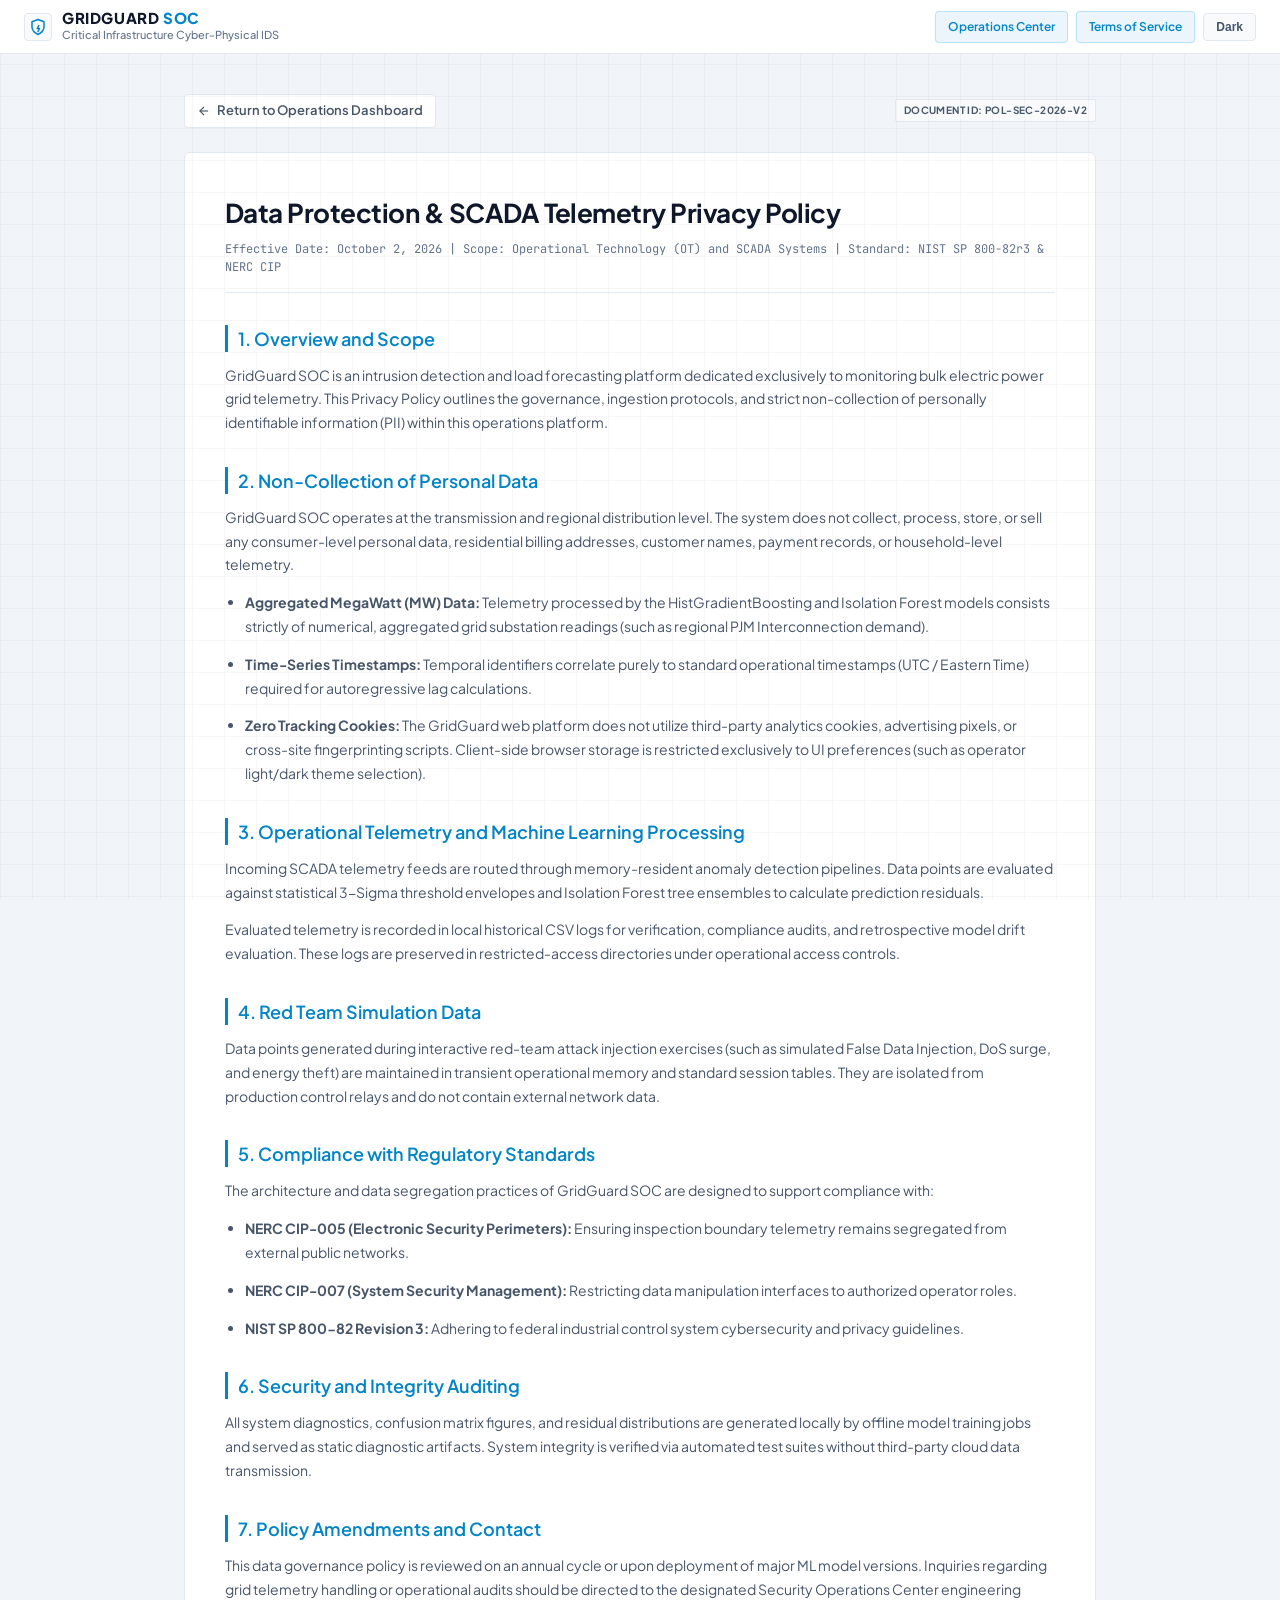
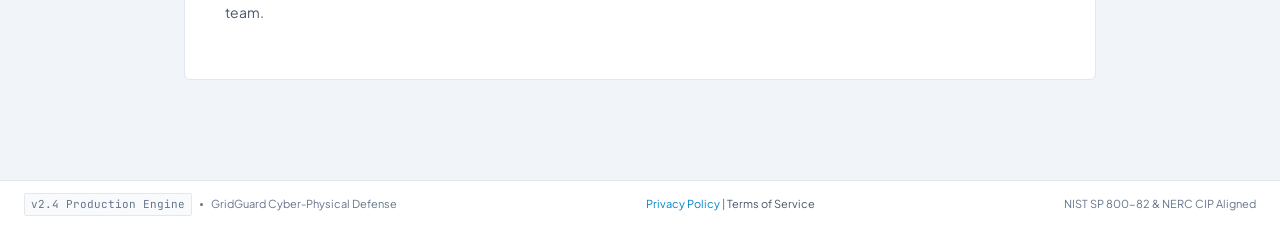
<file: static/privacy.html>
<!DOCTYPE html>
<html lang="en">
<head>
    <meta charset="UTF-8">
    <meta name="viewport" content="width=device-width, initial-scale=1.0">
    <title>Privacy Policy - GridGuard SOC</title>
    <meta name="description" content="GridGuard SOC Data Protection, SCADA Telemetry Governance, and Privacy Policy for critical infrastructure operations.">
    <link rel="icon" type="image/svg+xml" href="/static/favicon.svg">
    <link rel="alternate icon" href="/static/favicon.ico">
    <link rel="preconnect" href="https://fonts.googleapis.com">
    <link rel="preconnect" href="https://fonts.gstatic.com" crossorigin>
    <link href="https://fonts.googleapis.com/css2?family=Plus+Jakarta+Sans:wght@400;500;600;700&family=JetBrains+Mono:wght@400;500;600;700&display=swap" rel="stylesheet">
    <link rel="stylesheet" href="/static/style.css">
    <style>
        .legal-page-container {
            max-width: 960px;
            margin: 40px auto;
            padding: 0 24px 60px;
        }
        .legal-card {
            background: var(--bg-surface);
            border: 1px solid var(--border-subtle);
            border-radius: var(--radius-md);
            padding: 40px;
            color: var(--text-primary);
        }
        .legal-card h1 {
            font-size: 26px;
            font-weight: 700;
            margin-bottom: 8px;
            letter-spacing: -0.02em;
        }
        .legal-meta {
            font-family: var(--font-mono);
            font-size: 12px;
            color: var(--text-muted);
            margin-bottom: 32px;
            padding-bottom: 16px;
            border-bottom: 1px solid var(--border-subtle);
        }
        .legal-card h2 {
            font-size: 18px;
            font-weight: 600;
            margin-top: 32px;
            margin-bottom: 12px;
            color: var(--accent-cyan);
            border-left: 3px solid var(--accent-cyan);
            padding-left: 10px;
        }
        .legal-card p, .legal-card li {
            font-size: 14px;
            line-height: 1.7;
            color: var(--text-secondary);
            margin-bottom: 14px;
        }
        .legal-card ul {
            padding-left: 20px;
            margin-bottom: 20px;
        }
        .legal-nav-bar {
            display: flex;
            align-items: center;
            justify-content: space-between;
            margin-bottom: 24px;
        }
        .nav-link-btn {
            display: inline-flex;
            align-items: center;
            gap: 6px;
            font-size: 13px;
            font-weight: 600;
            color: var(--text-secondary);
            text-decoration: none;
            padding: 6px 12px;
            border: 1px solid var(--border-subtle);
            border-radius: var(--radius-sm);
            background: var(--bg-surface);
            transition: all var(--transition-fast);
        }
        .nav-link-btn:hover {
            color: var(--accent-cyan);
            border-color: var(--accent-cyan);
        }
    </style>
</head>
<body class="light-theme">

<header class="soc-header">
    <div class="header-left">
        <a href="/" class="logo-badge" style="text-decoration: none;">
            <div class="logo-icon-wrapper">
                <svg width="18" height="18" viewBox="0 0 24 24" fill="none" stroke="currentColor" stroke-width="2" stroke-linecap="round" stroke-linejoin="round">
                    <path d="M12 22s8-4 8-10V5l-8-3-8 3v7c0 6 8 10 8 10z"/>
                    <path d="M13 10l-2 4h3l-2 4"/>
                </svg>
            </div>
            <div class="logo-text">
                <h1>GRIDGUARD <span>SOC</span></h1>
                <p>Critical Infrastructure Cyber-Physical IDS</p>
            </div>
        </a>
    </div>
    <div class="header-right">
        <a href="/" class="btn btn-outline-cyan">Operations Center</a>
        <a href="/terms" class="btn btn-outline-cyan">Terms of Service</a>
        <button type="button" id="btn-theme-toggle" class="btn btn-theme-toggle" title="Toggle Theme">
            <span class="theme-label">Dark</span>
        </button>
    </div>
</header>

<main class="legal-page-container">
    <div class="legal-nav-bar">
        <a href="/" class="nav-link-btn">
            <svg width="14" height="14" viewBox="0 0 24 24" fill="none" stroke="currentColor" stroke-width="2">
                <line x1="19" y1="12" x2="5" y2="12"></line>
                <polyline points="12 19 5 12 12 5"></polyline>
            </svg>
            Return to Operations Dashboard
        </a>
        <span class="badge-chip">Document ID: POL-SEC-2026-V2</span>
    </div>

    <article class="legal-card">
        <h1>Data Protection &amp; SCADA Telemetry Privacy Policy</h1>
        <div class="legal-meta">
            Effective Date: October 2, 2026 | Scope: Operational Technology (OT) and SCADA Systems | Standard: NIST SP 800-82r3 &amp; NERC CIP
        </div>

        <h2>1. Overview and Scope</h2>
        <p>
            GridGuard SOC is an intrusion detection and load forecasting platform dedicated exclusively to monitoring bulk electric power grid telemetry. This Privacy Policy outlines the governance, ingestion protocols, and strict non-collection of personally identifiable information (PII) within this operations platform.
        </p>

        <h2>2. Non-Collection of Personal Data</h2>
        <p>
            GridGuard SOC operates at the transmission and regional distribution level. The system does not collect, process, store, or sell any consumer-level personal data, residential billing addresses, customer names, payment records, or household-level telemetry.
        </p>
        <ul>
            <li><strong>Aggregated MegaWatt (MW) Data:</strong> Telemetry processed by the HistGradientBoosting and Isolation Forest models consists strictly of numerical, aggregated grid substation readings (such as regional PJM Interconnection demand).</li>
            <li><strong>Time-Series Timestamps:</strong> Temporal identifiers correlate purely to standard operational timestamps (UTC / Eastern Time) required for autoregressive lag calculations.</li>
            <li><strong>Zero Tracking Cookies:</strong> The GridGuard web platform does not utilize third-party analytics cookies, advertising pixels, or cross-site fingerprinting scripts. Client-side browser storage is restricted exclusively to UI preferences (such as operator light/dark theme selection).</li>
        </ul>

        <h2>3. Operational Telemetry and Machine Learning Processing</h2>
        <p>
            Incoming SCADA telemetry feeds are routed through memory-resident anomaly detection pipelines. Data points are evaluated against statistical 3-Sigma threshold envelopes and Isolation Forest tree ensembles to calculate prediction residuals.
        </p>
        <p>
            Evaluated telemetry is recorded in local historical CSV logs for verification, compliance audits, and retrospective model drift evaluation. These logs are preserved in restricted-access directories under operational access controls.
        </p>

        <h2>4. Red Team Simulation Data</h2>
        <p>
            Data points generated during interactive red-team attack injection exercises (such as simulated False Data Injection, DoS surge, and energy theft) are maintained in transient operational memory and standard session tables. They are isolated from production control relays and do not contain external network data.
        </p>

        <h2>5. Compliance with Regulatory Standards</h2>
        <p>
            The architecture and data segregation practices of GridGuard SOC are designed to support compliance with:
        </p>
        <ul>
            <li><strong>NERC CIP-005 (Electronic Security Perimeters):</strong> Ensuring inspection boundary telemetry remains segregated from external public networks.</li>
            <li><strong>NERC CIP-007 (System Security Management):</strong> Restricting data manipulation interfaces to authorized operator roles.</li>
            <li><strong>NIST SP 800-82 Revision 3:</strong> Adhering to federal industrial control system cybersecurity and privacy guidelines.</li>
        </ul>

        <h2>6. Security and Integrity Auditing</h2>
        <p>
            All system diagnostics, confusion matrix figures, and residual distributions are generated locally by offline model training jobs and served as static diagnostic artifacts. System integrity is verified via automated test suites without third-party cloud data transmission.
        </p>

        <h2>7. Policy Amendments and Contact</h2>
        <p>
            This data governance policy is reviewed on an annual cycle or upon deployment of major ML model versions. Inquiries regarding grid telemetry handling or operational audits should be directed to the designated Security Operations Center engineering team.
        </p>
    </article>
</main>

<footer class="soc-footer">
    <div class="footer-left">
        <span class="footer-badge">v2.4 Production Engine</span>
        <span class="footer-dot"></span>
        <span>GridGuard Cyber-Physical Defense</span>
    </div>
    <div class="footer-center">
        <span><a href="/privacy" style="color: var(--accent-cyan); text-decoration: none;">Privacy Policy</a> | <a href="/terms" style="color: var(--text-secondary); text-decoration: none;">Terms of Service</a></span>
    </div>
    <div class="footer-right">
        <span>NIST SP 800-82 &amp; NERC CIP Aligned</span>
    </div>
</footer>

<script>
// Simple theme toggle handler matching dashboard
const themeBtn = document.getElementById('btn-theme-toggle');
if (themeBtn) {
    themeBtn.addEventListener('click', () => {
        document.body.classList.toggle('light-theme');
        const isLight = document.body.classList.contains('light-theme');
        themeBtn.querySelector('.theme-label').textContent = isLight ? 'Dark' : 'Light';
        localStorage.setItem('gridguard_theme', isLight ? 'light' : 'dark');
    });
    if (localStorage.getItem('gridguard_theme') === 'dark') {
        document.body.classList.remove('light-theme');
        themeBtn.querySelector('.theme-label').textContent = 'Light';
    }
}
</script>
</body>
</html>
</file>
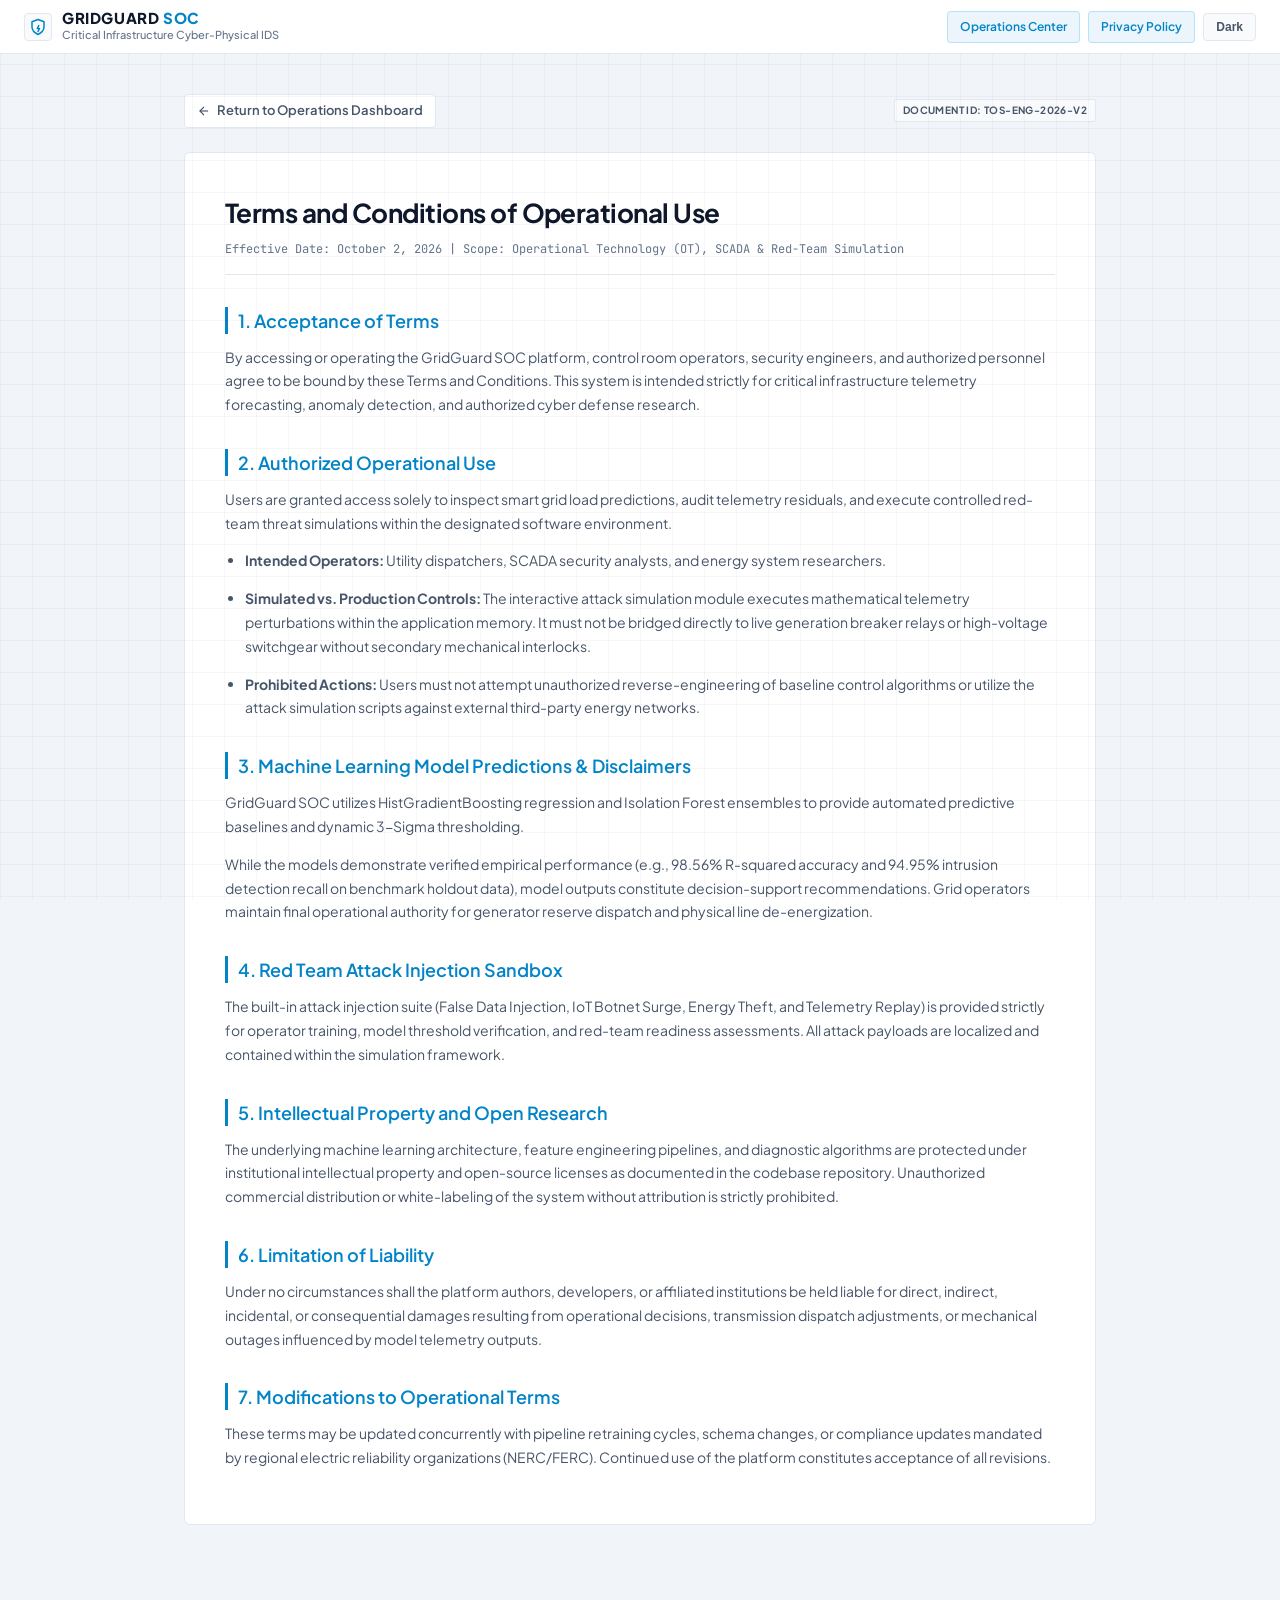
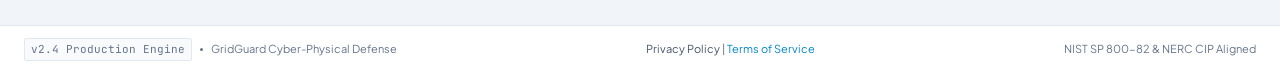
<file: static/terms.html>
<!DOCTYPE html>
<html lang="en">
<head>
    <meta charset="UTF-8">
    <meta name="viewport" content="width=device-width, initial-scale=1.0">
    <title>Terms and Conditions - GridGuard SOC</title>
    <meta name="description" content="GridGuard SOC Terms and Conditions, Operational Use Policy, and Industrial Control System Disclaimer.">
    <link rel="icon" type="image/svg+xml" href="/static/favicon.svg">
    <link rel="alternate icon" href="/static/favicon.ico">
    <link rel="preconnect" href="https://fonts.googleapis.com">
    <link rel="preconnect" href="https://fonts.gstatic.com" crossorigin>
    <link href="https://fonts.googleapis.com/css2?family=Plus+Jakarta+Sans:wght@400;500;600;700&family=JetBrains+Mono:wght@400;500;600;700&display=swap" rel="stylesheet">
    <link rel="stylesheet" href="/static/style.css">
    <style>
        .legal-page-container {
            max-width: 960px;
            margin: 40px auto;
            padding: 0 24px 60px;
        }
        .legal-card {
            background: var(--bg-surface);
            border: 1px solid var(--border-subtle);
            border-radius: var(--radius-md);
            padding: 40px;
            color: var(--text-primary);
        }
        .legal-card h1 {
            font-size: 26px;
            font-weight: 700;
            margin-bottom: 8px;
            letter-spacing: -0.02em;
        }
        .legal-meta {
            font-family: var(--font-mono);
            font-size: 12px;
            color: var(--text-muted);
            margin-bottom: 32px;
            padding-bottom: 16px;
            border-bottom: 1px solid var(--border-subtle);
        }
        .legal-card h2 {
            font-size: 18px;
            font-weight: 600;
            margin-top: 32px;
            margin-bottom: 12px;
            color: var(--accent-cyan);
            border-left: 3px solid var(--accent-cyan);
            padding-left: 10px;
        }
        .legal-card p, .legal-card li {
            font-size: 14px;
            line-height: 1.7;
            color: var(--text-secondary);
            margin-bottom: 14px;
        }
        .legal-card ul {
            padding-left: 20px;
            margin-bottom: 20px;
        }
        .legal-nav-bar {
            display: flex;
            align-items: center;
            justify-content: space-between;
            margin-bottom: 24px;
        }
        .nav-link-btn {
            display: inline-flex;
            align-items: center;
            gap: 6px;
            font-size: 13px;
            font-weight: 600;
            color: var(--text-secondary);
            text-decoration: none;
            padding: 6px 12px;
            border: 1px solid var(--border-subtle);
            border-radius: var(--radius-sm);
            background: var(--bg-surface);
            transition: all var(--transition-fast);
        }
        .nav-link-btn:hover {
            color: var(--accent-cyan);
            border-color: var(--accent-cyan);
        }
    </style>
</head>
<body class="light-theme">

<header class="soc-header">
    <div class="header-left">
        <a href="/" class="logo-badge" style="text-decoration: none;">
            <div class="logo-icon-wrapper">
                <svg width="18" height="18" viewBox="0 0 24 24" fill="none" stroke="currentColor" stroke-width="2" stroke-linecap="round" stroke-linejoin="round">
                    <path d="M12 22s8-4 8-10V5l-8-3-8 3v7c0 6 8 10 8 10z"/>
                    <path d="M13 10l-2 4h3l-2 4"/>
                </svg>
            </div>
            <div class="logo-text">
                <h1>GRIDGUARD <span>SOC</span></h1>
                <p>Critical Infrastructure Cyber-Physical IDS</p>
            </div>
        </a>
    </div>
    <div class="header-right">
        <a href="/" class="btn btn-outline-cyan">Operations Center</a>
        <a href="/privacy" class="btn btn-outline-cyan">Privacy Policy</a>
        <button type="button" id="btn-theme-toggle" class="btn btn-theme-toggle" title="Toggle Theme">
            <span class="theme-label">Dark</span>
        </button>
    </div>
</header>

<main class="legal-page-container">
    <div class="legal-nav-bar">
        <a href="/" class="nav-link-btn">
            <svg width="14" height="14" viewBox="0 0 24 24" fill="none" stroke="currentColor" stroke-width="2">
                <line x1="19" y1="12" x2="5" y2="12"></line>
                <polyline points="12 19 5 12 12 5"></polyline>
            </svg>
            Return to Operations Dashboard
        </a>
        <span class="badge-chip">Document ID: TOS-ENG-2026-V2</span>
    </div>

    <article class="legal-card">
        <h1>Terms and Conditions of Operational Use</h1>
        <div class="legal-meta">
            Effective Date: October 2, 2026 | Scope: Operational Technology (OT), SCADA &amp; Red-Team Simulation
        </div>

        <h2>1. Acceptance of Terms</h2>
        <p>
            By accessing or operating the GridGuard SOC platform, control room operators, security engineers, and authorized personnel agree to be bound by these Terms and Conditions. This system is intended strictly for critical infrastructure telemetry forecasting, anomaly detection, and authorized cyber defense research.
        </p>

        <h2>2. Authorized Operational Use</h2>
        <p>
            Users are granted access solely to inspect smart grid load predictions, audit telemetry residuals, and execute controlled red-team threat simulations within the designated software environment.
        </p>
        <ul>
            <li><strong>Intended Operators:</strong> Utility dispatchers, SCADA security analysts, and energy system researchers.</li>
            <li><strong>Simulated vs. Production Controls:</strong> The interactive attack simulation module executes mathematical telemetry perturbations within the application memory. It must not be bridged directly to live generation breaker relays or high-voltage switchgear without secondary mechanical interlocks.</li>
            <li><strong>Prohibited Actions:</strong> Users must not attempt unauthorized reverse-engineering of baseline control algorithms or utilize the attack simulation scripts against external third-party energy networks.</li>
        </ul>

        <h2>3. Machine Learning Model Predictions &amp; Disclaimers</h2>
        <p>
            GridGuard SOC utilizes HistGradientBoosting regression and Isolation Forest ensembles to provide automated predictive baselines and dynamic 3-Sigma thresholding.
        </p>
        <p>
            While the models demonstrate verified empirical performance (e.g., 98.56% R-squared accuracy and 94.95% intrusion detection recall on benchmark holdout data), model outputs constitute decision-support recommendations. Grid operators maintain final operational authority for generator reserve dispatch and physical line de-energization.
        </p>

        <h2>4. Red Team Attack Injection Sandbox</h2>
        <p>
            The built-in attack injection suite (False Data Injection, IoT Botnet Surge, Energy Theft, and Telemetry Replay) is provided strictly for operator training, model threshold verification, and red-team readiness assessments. All attack payloads are localized and contained within the simulation framework.
        </p>

        <h2>5. Intellectual Property and Open Research</h2>
        <p>
            The underlying machine learning architecture, feature engineering pipelines, and diagnostic algorithms are protected under institutional intellectual property and open-source licenses as documented in the codebase repository. Unauthorized commercial distribution or white-labeling of the system without attribution is strictly prohibited.
        </p>

        <h2>6. Limitation of Liability</h2>
        <p>
            Under no circumstances shall the platform authors, developers, or affiliated institutions be held liable for direct, indirect, incidental, or consequential damages resulting from operational decisions, transmission dispatch adjustments, or mechanical outages influenced by model telemetry outputs.
        </p>

        <h2>7. Modifications to Operational Terms</h2>
        <p>
            These terms may be updated concurrently with pipeline retraining cycles, schema changes, or compliance updates mandated by regional electric reliability organizations (NERC/FERC). Continued use of the platform constitutes acceptance of all revisions.
        </p>
    </article>
</main>

<footer class="soc-footer">
    <div class="footer-left">
        <span class="footer-badge">v2.4 Production Engine</span>
        <span class="footer-dot"></span>
        <span>GridGuard Cyber-Physical Defense</span>
    </div>
    <div class="footer-center">
        <span><a href="/privacy" style="color: var(--text-secondary); text-decoration: none;">Privacy Policy</a> | <a href="/terms" style="color: var(--accent-cyan); text-decoration: none;">Terms of Service</a></span>
    </div>
    <div class="footer-right">
        <span>NIST SP 800-82 &amp; NERC CIP Aligned</span>
    </div>
</footer>

<script>
const themeBtn = document.getElementById('btn-theme-toggle');
if (themeBtn) {
    themeBtn.addEventListener('click', () => {
        document.body.classList.toggle('light-theme');
        const isLight = document.body.classList.contains('light-theme');
        themeBtn.querySelector('.theme-label').textContent = isLight ? 'Dark' : 'Light';
        localStorage.setItem('gridguard_theme', isLight ? 'light' : 'dark');
    });
    if (localStorage.getItem('gridguard_theme') === 'dark') {
        document.body.classList.remove('light-theme');
        themeBtn.querySelector('.theme-label').textContent = 'Light';
    }
}
</script>
</body>
</html>
</file>
<file: static/style.css>
/* ==========================================================================
   GridGuard SOC - Industrial Cybersecurity & Electricity Forecaster
   Engineering-Grade SCADA Dashboard Design System (No AI-slop / No Pills / No Purple Gradients)
   ========================================================================== */

:root {
    --bg-base: #0a0e17;
    --bg-surface: #111827;
    --bg-surface-elevated: #162032;
    --bg-card: #111827;
    --border-subtle: #243047;
    --border-medium: #374151;
    --border-accent: #0284c7;

    --text-primary: #f8fafc;
    --text-secondary: #94a3b8;
    --text-muted: #64748b;

    --accent-cyan: #38bdf8;
    --accent-cyan-dim: rgba(56, 189, 248, 0.10);
    --accent-emerald: #10b981;
    --accent-emerald-dim: rgba(16, 185, 129, 0.10);
    --accent-crimson: #ef4444;
    --accent-crimson-dim: rgba(239, 68, 68, 0.12);
    --accent-amber: #f59e0b;
    --accent-amber-dim: rgba(245, 158, 11, 0.12);
    --accent-blue: #3b82f6;
    --accent-blue-dim: rgba(59, 130, 246, 0.12);

    --font-sans: 'Plus Jakarta Sans', -apple-system, BlinkMacSystemFont, 'Segoe UI', Roboto, sans-serif;
    --font-mono: 'JetBrains Mono', ui-monospace, monospace;

    /* Rectangular enterprise border radii: No pills */
    --radius-xs: 2px;
    --radius-sm: 4px;
    --radius-md: 6px;
    --radius-lg: 8px;

    --shadow-card: 0 1px 3px rgba(0, 0, 0, 0.3), 0 0 0 1px var(--border-subtle);
    --shadow-card-hover: 0 4px 12px rgba(0, 0, 0, 0.4), 0 0 0 1px var(--border-medium);

    --transition-fast: 0.15s ease-out;
    --transition-base: 0.20s ease-out;
}

/* Light Theme Specification */
body.light-theme {
    --bg-base: #f1f5f9;
    --bg-surface: #ffffff;
    --bg-surface-elevated: #f8fafc;
    --bg-card: #ffffff;
    --border-subtle: #e2e8f0;
    --border-medium: #cbd5e1;
    --border-accent: #0284c7;

    --text-primary: #0f172a;
    --text-secondary: #475569;
    --text-muted: #64748b;

    --accent-cyan: #0284c7;
    --accent-cyan-dim: rgba(2, 132, 199, 0.08);
    --accent-emerald: #059669;
    --accent-emerald-dim: rgba(5, 150, 105, 0.08);
    --accent-crimson: #dc2626;
    --accent-crimson-dim: rgba(220, 38, 38, 0.08);
    --accent-amber: #d97706;
    --accent-amber-dim: rgba(217, 119, 6, 0.08);
    --accent-blue: #2563eb;
    --accent-blue-dim: rgba(37, 99, 235, 0.08);

    --shadow-card: 0 1px 3px rgba(0, 0, 0, 0.06), 0 0 0 1px var(--border-subtle);
    --shadow-card-hover: 0 4px 10px rgba(0, 0, 0, 0.08), 0 0 0 1px var(--border-medium);
}

/* Base Reset & Typography */
* {
    box-sizing: border-box;
    margin: 0;
    padding: 0;
}

html {
    scroll-behavior: smooth;
    font-size: 14px;
}

body {
    background-color: var(--bg-base);
    color: var(--text-primary);
    font-family: var(--font-sans);
    line-height: 1.5;
    min-height: 100vh;
    display: flex;
    flex-direction: column;
    position: relative;
    -webkit-font-smoothing: antialiased;
}

/* Subtle static structural grid (no animations) */
body::before {
    content: "";
    position: fixed;
    inset: 0;
    background-image:
        linear-gradient(rgba(255, 255, 255, 0.02) 1px, transparent 1px),
        linear-gradient(90deg, rgba(255, 255, 255, 0.02) 1px, transparent 1px);
    background-size: 32px 32px;
    pointer-events: none;
    z-index: 0;
}

body.light-theme::before {
    background-image:
        linear-gradient(rgba(0, 0, 0, 0.03) 1px, transparent 1px),
        linear-gradient(90deg, rgba(0, 0, 0, 0.03) 1px, transparent 1px);
}

/* Sticky Header */
.soc-header {
    position: sticky;
    top: 0;
    z-index: 100;
    display: flex;
    align-items: center;
    justify-content: space-between;
    padding: 10px 24px;
    background: var(--bg-surface);
    border-bottom: 1px solid var(--border-subtle);
    gap: 16px;
    flex-wrap: wrap;
}

.header-left {
    display: flex;
    align-items: center;
    gap: 16px;
}

.logo-badge {
    display: flex;
    align-items: center;
    gap: 10px;
}

.pulse-indicator {
    width: 8px;
    height: 8px;
    background: var(--accent-emerald);
    border-radius: 2px;
}

.logo-icon-wrapper {
    display: flex;
    align-items: center;
    justify-content: center;
    width: 28px;
    height: 28px;
    background: var(--bg-surface-elevated);
    border: 1px solid var(--border-subtle);
    border-radius: var(--radius-sm);
    color: var(--accent-cyan);
}

.logo-text h1 {
    font-size: 15px;
    font-weight: 800;
    letter-spacing: 0.04em;
    color: var(--text-primary);
    line-height: 1.1;
}

.logo-text h1 span {
    color: var(--accent-cyan);
}

.logo-text p {
    font-size: 11px;
    font-weight: 500;
    color: var(--text-muted);
}

.header-center {
    display: flex;
    align-items: center;
    gap: 12px;
}

/* Rectangular Industrial Toggle Switch */
.ml-toggle-wrapper {
    display: inline-flex;
    align-items: center;
    gap: 10px;
    background: var(--bg-surface-elevated);
    border: 1px solid var(--border-subtle);
    padding: 5px 10px;
    border-radius: var(--radius-sm);
}

.ml-toggle-wrapper.disabled-mode {
    border-color: var(--accent-crimson);
    background: var(--accent-crimson-dim);
}

.toggle-label {
    font-size: 11px;
    font-weight: 700;
    letter-spacing: 0.04em;
    color: var(--text-muted);
}

.switch-toggle {
    position: relative;
    display: inline-block;
    width: 36px;
    height: 18px;
    cursor: pointer;
    margin: 0;
}

.switch-toggle input {
    opacity: 0;
    width: 0;
    height: 0;
}

.switch-slider {
    position: absolute;
    cursor: pointer;
    inset: 0;
    background-color: var(--border-medium);
    border-radius: var(--radius-xs);
    transition: background-color var(--transition-fast);
}

.switch-slider:before {
    position: absolute;
    content: "";
    height: 14px;
    width: 14px;
    left: 2px;
    bottom: 2px;
    background-color: #ffffff;
    border-radius: var(--radius-xs);
    transition: transform var(--transition-fast);
}

.switch-toggle input:checked + .switch-slider {
    background-color: var(--accent-emerald);
}

.switch-toggle input:checked + .switch-slider:before {
    transform: translateX(18px);
}

.status-indicator {
    font-size: 11px;
    font-weight: 700;
    font-family: var(--font-mono);
    color: var(--text-muted);
}

.status-indicator.active {
    color: var(--accent-emerald);
}

.header-right {
    display: flex;
    align-items: center;
    gap: 8px;
}

.domain-badge {
    font-family: var(--font-mono);
    font-size: 11px;
    color: var(--accent-cyan);
    background: var(--accent-cyan-dim);
    border: 1px solid var(--border-subtle);
    padding: 4px 8px;
    border-radius: var(--radius-sm);
}

.live-clock {
    font-family: var(--font-mono);
    font-size: 11px;
    color: var(--text-secondary);
    padding: 4px 8px;
    background: var(--bg-surface-elevated);
    border: 1px solid var(--border-subtle);
    border-radius: var(--radius-sm);
}

/* Crisp Industrial Buttons (No Pills) */
.btn {
    display: inline-flex;
    align-items: center;
    gap: 6px;
    font-size: 12px;
    font-weight: 600;
    padding: 6px 12px;
    border-radius: var(--radius-sm);
    text-decoration: none;
    cursor: pointer;
    border: 1px solid transparent;
    transition: background-color var(--transition-fast), border-color var(--transition-fast), color var(--transition-fast);
}

.btn-icon {
    display: inline-flex;
    align-items: center;
    justify-content: center;
}

.btn-theme-toggle {
    background: var(--bg-surface-elevated);
    border: 1px solid var(--border-subtle);
    color: var(--text-secondary);
}
.btn-theme-toggle:hover {
    color: var(--text-primary);
    border-color: var(--border-medium);
}

.btn-outline-cyan {
    background: var(--accent-cyan-dim);
    color: var(--accent-cyan);
    border-color: rgba(56, 189, 248, 0.3);
}
.btn-outline-cyan:hover {
    background: rgba(56, 189, 248, 0.18);
    border-color: var(--accent-cyan);
}

.btn-outline-steel {
    background: var(--bg-surface-elevated);
    color: var(--text-secondary);
    border-color: var(--border-subtle);
}
.btn-outline-steel:hover {
    color: var(--text-primary);
    border-color: var(--border-medium);
}

.btn-crimson {
    background: var(--accent-crimson);
    color: #ffffff;
    border-color: var(--accent-crimson);
}
.btn-crimson:hover:not(:disabled) {
    background: #dc2626;
    border-color: #dc2626;
}

.btn-outline-crimson {
    background: var(--accent-crimson-dim);
    color: var(--accent-crimson);
    border-color: rgba(239, 68, 68, 0.3);
}
.btn-outline-crimson:hover {
    background: rgba(239, 68, 68, 0.2);
    border-color: var(--accent-crimson);
}

.btn-block {
    width: 100%;
    justify-content: center;
    padding: 8px 16px;
    font-size: 13px;
}

/* Dashboard Container */
.dashboard-container {
    max-width: 1440px;
    margin: 0 auto;
    padding: 20px 24px 60px;
    width: 100%;
    position: relative;
    z-index: 1;
    display: flex;
    flex-direction: column;
    gap: 20px;
}

/* Glass Panels replaced with solid, high-contrast engineering cards */
.glass-panel {
    background: var(--bg-surface);
    border: 1px solid var(--border-subtle);
    border-radius: var(--radius-md);
    box-shadow: var(--shadow-card);
}

/* KPI Metrics Grid */
.kpi-grid {
    display: grid;
    grid-template-columns: repeat(4, 1fr);
    gap: 12px;
}

@media (max-width: 1024px) {
    .kpi-grid { grid-template-columns: repeat(2, 1fr); }
}
@media (max-width: 600px) {
    .kpi-grid { grid-template-columns: 1fr; }
}

.kpi-card {
    padding: 14px 16px;
    display: flex;
    flex-direction: column;
    gap: 6px;
    transition: border-color var(--transition-fast);
}

.kpi-card:hover {
    border-color: var(--border-medium);
}

.kpi-header {
    display: flex;
    align-items: center;
    justify-content: space-between;
    gap: 8px;
}

.kpi-title {
    font-size: 11px;
    font-weight: 700;
    color: var(--text-muted);
    text-transform: uppercase;
    letter-spacing: 0.05em;
}

.kpi-badge {
    font-size: 10px;
    font-weight: 700;
    padding: 2px 6px;
    border-radius: var(--radius-xs);
    white-space: nowrap;
}

.kpi-badge.emerald { background: var(--accent-emerald-dim); color: var(--accent-emerald); border: 1px solid rgba(16, 185, 129, 0.25); }
.kpi-badge.cyan    { background: var(--accent-cyan-dim);    color: var(--accent-cyan);    border: 1px solid rgba(56, 189, 248, 0.25); }
.kpi-badge.crimson { background: var(--accent-crimson-dim); color: var(--accent-crimson); border: 1px solid rgba(239, 68, 68, 0.25); }
.kpi-badge.amber   { background: var(--accent-amber-dim);   color: var(--accent-amber);   border: 1px solid rgba(245, 158, 11, 0.25); }

.kpi-value {
    font-size: 24px;
    font-weight: 700;
    font-family: var(--font-mono);
    color: var(--text-primary);
    line-height: 1;
}

.kpi-value .unit {
    font-size: 13px;
    font-weight: 500;
    color: var(--text-muted);
    margin-left: 2px;
}

.kpi-subtitle {
    font-size: 11px;
    color: var(--text-secondary);
}

.kpi-bar-track {
    width: 100%;
    height: 3px;
    background: var(--bg-surface-elevated);
    border-radius: var(--radius-xs);
    overflow: hidden;
    margin-top: 4px;
}

.kpi-bar-fill {
    height: 100%;
    border-radius: var(--radius-xs);
}

.kpi-bar-fill.emerald { background: var(--accent-emerald); }
.kpi-bar-fill.cyan    { background: var(--accent-cyan); }
.kpi-bar-fill.crimson { background: var(--accent-crimson); }
.kpi-bar-fill.amber   { background: var(--accent-amber); }

/* Section Headers */
.section-header {
    display: flex;
    align-items: center;
    justify-content: space-between;
    padding: 16px 20px 12px;
    border-bottom: 1px solid var(--border-subtle);
    gap: 12px;
    flex-wrap: wrap;
}

.section-header h2 {
    font-size: 14px;
    font-weight: 700;
    color: var(--text-primary);
    display: flex;
    align-items: center;
    gap: 8px;
}

.section-header h2::before {
    content: '';
    width: 3px;
    height: 14px;
    background: var(--accent-cyan);
    border-radius: 1px;
    flex-shrink: 0;
}

.section-desc {
    font-size: 12px;
    color: var(--text-muted);
    margin-top: 2px;
}

/* Time Filters (Rectangular buttons) */
.time-filters {
    display: flex;
    gap: 4px;
    background: var(--bg-surface-elevated);
    padding: 3px;
    border-radius: var(--radius-sm);
    border: 1px solid var(--border-subtle);
}

.filter-btn {
    background: transparent;
    border: none;
    color: var(--text-muted);
    padding: 4px 10px;
    font-size: 11px;
    font-weight: 600;
    border-radius: var(--radius-xs);
    cursor: pointer;
    transition: all var(--transition-fast);
}

.filter-btn.active, .filter-btn:hover {
    background: var(--bg-surface);
    color: var(--text-primary);
}

/* Chart Legend */
.chart-legend-custom {
    display: flex;
    align-items: center;
    gap: 16px;
    padding: 10px 20px;
    font-size: 11px;
    color: var(--text-secondary);
    border-bottom: 1px solid var(--border-subtle);
    flex-wrap: wrap;
}

.legend-item {
    display: flex;
    align-items: center;
    gap: 6px;
}

.legend-line { width: 16px; height: 2px; }
.legend-line.line-reported { background: #38bdf8; }
.legend-line.line-forecast { background: #10b981; }
.legend-line.line-actual   { background: #94a3b8; border-top: 1px dashed #94a3b8; }
.legend-marker.marker-attack { width: 8px; height: 8px; background: var(--accent-crimson); border-radius: 1px; }

.chart-container {
    padding: 16px 20px;
    position: relative;
}

/* Attack Breakdown Grid */
.attack-breakdown-row {
    display: grid;
    grid-template-columns: 1fr 1fr;
    gap: 20px;
}

@media (max-width: 900px) {
    .attack-breakdown-row { grid-template-columns: 1fr; }
}

.breakdown-panel, .mini-chart-panel {
    display: flex;
    flex-direction: column;
}

.attack-type-bars {
    padding: 16px 20px;
    display: flex;
    flex-direction: column;
    gap: 14px;
}

.attack-bar-row {
    display: flex;
    align-items: center;
    gap: 12px;
}

.attack-bar-label {
    width: 130px;
    font-size: 12px;
    font-weight: 600;
    color: var(--text-secondary);
    flex-shrink: 0;
}

.attack-bar-track {
    flex: 1;
    height: 8px;
    background: var(--bg-surface-elevated);
    border-radius: var(--radius-xs);
    overflow: hidden;
}

.attack-bar-fill {
    height: 100%;
    border-radius: var(--radius-xs);
    transition: width 0.8s ease-out;
}

.attack-bar-fill.fill-fdi-s  { background: var(--accent-cyan); }
.attack-bar-fill.fill-fdi-j  { background: var(--accent-blue); }
.attack-bar-fill.fill-dos    { background: var(--accent-crimson); }
.attack-bar-fill.fill-theft  { background: var(--accent-amber); }
.attack-bar-fill.fill-replay { background: var(--accent-emerald); }

.attack-bar-pct {
    width: 44px;
    font-family: var(--font-mono);
    font-size: 12px;
    font-weight: 700;
    text-align: right;
    color: var(--text-primary);
}

.badge-chip {
    font-size: 10px;
    font-weight: 700;
    padding: 3px 8px;
    border-radius: var(--radius-xs);
    background: var(--bg-surface-elevated);
    color: var(--text-secondary);
    border: 1px solid var(--border-subtle);
    text-transform: uppercase;
    letter-spacing: 0.04em;
}

/* Simulator Grid */
.action-grid {
    display: grid;
    grid-template-columns: 1fr 1fr;
    gap: 20px;
}

@media (max-width: 900px) {
    .action-grid { grid-template-columns: 1fr; }
}

.sim-panel, .triage-panel {
    display: flex;
    flex-direction: column;
}

.panel-header {
    display: flex;
    align-items: center;
    justify-content: space-between;
    padding: 16px 20px 12px;
    border-bottom: 1px solid var(--border-subtle);
    gap: 12px;
}

.panel-title-group {
    display: flex;
    align-items: center;
    gap: 8px;
}

.panel-title-group h3 {
    font-size: 14px;
    font-weight: 700;
    color: var(--text-primary);
}

.panel-desc {
    padding: 12px 20px 0;
    font-size: 12px;
    color: var(--text-secondary);
    line-height: 1.6;
}

.sim-form {
    padding: 16px 20px;
    display: flex;
    flex-direction: column;
    gap: 14px;
}

.form-group {
    display: flex;
    flex-direction: column;
    gap: 6px;
}

.form-group label {
    font-size: 11px;
    font-weight: 700;
    color: var(--text-secondary);
    text-transform: uppercase;
    letter-spacing: 0.04em;
    display: flex;
    justify-content: space-between;
}

.slider-val {
    font-family: var(--font-mono);
    color: var(--accent-cyan);
}

.form-row {
    display: flex;
    gap: 14px;
}

.form-group.half {
    flex: 1;
}

.form-select, .form-range, .form-input {
    background: var(--bg-surface-elevated);
    border: 1px solid var(--border-subtle);
    color: var(--text-primary);
    padding: 8px 10px;
    border-radius: var(--radius-sm);
    font-size: 12px;
    font-family: inherit;
    outline: none;
}

.form-select:focus, .form-input:focus {
    border-color: var(--accent-cyan);
}

.font-mono {
    font-family: var(--font-mono);
}

/* Triage Panel */
.triage-output {
    padding: 16px 20px;
    flex: 1;
    display: flex;
    flex-direction: column;
}

.triage-placeholder {
    padding: 30px 20px;
    text-align: center;
    color: var(--text-muted);
    font-size: 12px;
    line-height: 1.6;
    border: 1px dashed var(--border-subtle);
    border-radius: var(--radius-sm);
    margin: auto 0;
}

.triage-card {
    display: flex;
    flex-direction: column;
    gap: 12px;
}

.triage-card.hidden {
    display: none;
}

.triage-metrics-row {
    display: grid;
    grid-template-columns: repeat(3, 1fr);
    gap: 10px;
}

.triage-metric {
    background: var(--bg-surface-elevated);
    padding: 10px;
    border-radius: var(--radius-sm);
    border: 1px solid var(--border-subtle);
    display: flex;
    flex-direction: column;
    gap: 4px;
}

.triage-metric .label {
    font-size: 10px;
    font-weight: 700;
    color: var(--text-muted);
    text-transform: uppercase;
}

.triage-metric .value {
    font-size: 14px;
    font-weight: 700;
    color: var(--text-primary);
}

.threshold-comparison-bar {
    background: var(--bg-surface-elevated);
    padding: 12px;
    border-radius: var(--radius-sm);
    border: 1px solid var(--border-subtle);
}

.thresh-labels {
    display: flex;
    justify-content: space-between;
    font-size: 11px;
    margin-bottom: 6px;
    color: var(--text-secondary);
}

.bar-track {
    width: 100%;
    height: 6px;
    background: var(--border-subtle);
    border-radius: var(--radius-xs);
    overflow: hidden;
}

.bar-fill-alert {
    height: 100%;
    background: var(--accent-crimson);
    border-radius: var(--radius-xs);
    transition: width 0.4s ease-out;
}

.threat-classification-box {
    background: var(--accent-crimson-dim);
    border: 1px solid rgba(239, 68, 68, 0.25);
    padding: 12px;
    border-radius: var(--radius-sm);
    display: flex;
    flex-direction: column;
    gap: 8px;
}

.class-header {
    display: flex;
    align-items: center;
    gap: 8px;
}

.tag-title {
    font-size: 11px;
    font-weight: 700;
    color: var(--text-muted);
}

.tag-val {
    font-family: var(--font-mono);
    font-size: 12px;
    font-weight: 700;
    color: var(--accent-crimson);
}

.class-severity {
    display: flex;
    justify-content: space-between;
    font-size: 11px;
    color: var(--text-secondary);
}

.mitigation-box {
    background: var(--bg-surface-elevated);
    border: 1px solid var(--border-subtle);
    border-left: 3px solid var(--accent-cyan);
    padding: 12px;
    border-radius: 0 var(--radius-sm) var(--radius-sm) 0;
}

.mitigation-box h4 {
    font-size: 12px;
    font-weight: 700;
    color: var(--accent-cyan);
    margin-bottom: 6px;
}

.mitigation-text {
    font-size: 12px;
    line-height: 1.6;
    color: var(--text-secondary);
}

/* ML Architecture Cards */
.arch-grid {
    display: grid;
    grid-template-columns: repeat(3, 1fr);
    gap: 16px;
    padding: 16px 20px;
}

@media (max-width: 900px) {
    .arch-grid { grid-template-columns: 1fr; }
}

.arch-card {
    background: var(--bg-surface-elevated);
    border: 1px solid var(--border-subtle);
    border-radius: var(--radius-sm);
    padding: 16px;
    display: flex;
    flex-direction: column;
    gap: 8px;
}

.arch-card-icon {
    display: inline-flex;
    color: var(--accent-cyan);
}

.arch-card h4 {
    font-size: 13px;
    font-weight: 700;
    color: var(--text-primary);
}

.arch-card p {
    font-size: 12px;
    line-height: 1.6;
    color: var(--text-secondary);
    flex: 1;
}

.arch-tag {
    font-family: var(--font-mono);
    font-size: 10px;
    font-weight: 700;
    padding: 3px 8px;
    border-radius: var(--radius-xs);
    background: var(--bg-surface);
    border: 1px solid var(--border-subtle);
    color: var(--text-muted);
    align-self: flex-start;
}

/* Diagnostics Gallery */
.tab-buttons {
    display: flex;
    gap: 6px;
    flex-wrap: wrap;
}

.tab-btn {
    background: var(--bg-surface-elevated);
    border: 1px solid var(--border-subtle);
    color: var(--text-muted);
    padding: 6px 12px;
    font-size: 11px;
    font-weight: 600;
    border-radius: var(--radius-sm);
    cursor: pointer;
    transition: all var(--transition-fast);
}

.tab-btn.active, .tab-btn:hover {
    background: var(--accent-cyan-dim);
    color: var(--accent-cyan);
    border-color: var(--accent-cyan);
}

.image-viewer-container {
    padding: 20px;
    display: flex;
    flex-direction: column;
    gap: 12px;
    align-items: center;
}

.diagnostic-img {
    max-width: 100%;
    max-height: 520px;
    border-radius: var(--radius-sm);
    border: 1px solid var(--border-subtle);
}

.img-caption {
    font-size: 12px;
    color: var(--text-secondary);
    line-height: 1.6;
    max-width: 900px;
    text-align: center;
}

/* Incident Log Table */
.table-toolbar {
    display: flex;
    align-items: center;
    gap: 8px;
}

.table-search {
    background: var(--bg-surface-elevated);
    border: 1px solid var(--border-subtle);
    color: var(--text-primary);
    padding: 6px 10px;
    border-radius: var(--radius-sm);
    font-size: 11px;
    outline: none;
    width: 180px;
}

.table-search:focus {
    border-color: var(--accent-cyan);
}

.btn-sm {
    padding: 5px 10px;
    font-size: 11px;
    font-weight: 600;
    border-radius: var(--radius-sm);
    cursor: pointer;
}

.table-responsive {
    overflow-x: auto;
}

.incident-table {
    width: 100%;
    border-collapse: collapse;
    font-size: 12px;
}

.incident-table th {
    background: var(--bg-surface-elevated);
    color: var(--text-muted);
    font-size: 11px;
    font-weight: 700;
    text-transform: uppercase;
    letter-spacing: 0.04em;
    text-align: left;
    padding: 10px 16px;
    border-bottom: 1px solid var(--border-subtle);
}

.incident-table td {
    padding: 10px 16px;
    border-bottom: 1px solid var(--border-subtle);
    color: var(--text-secondary);
}

.incident-table tr:hover td {
    background: var(--bg-surface-elevated);
}

.badge-alert {
    background: var(--accent-crimson-dim);
    color: var(--accent-crimson);
    padding: 2px 6px;
    border-radius: var(--radius-xs);
    font-size: 10px;
    font-weight: 700;
}

.badge-normal {
    background: var(--accent-emerald-dim);
    color: var(--accent-emerald);
    padding: 2px 6px;
    border-radius: var(--radius-xs);
    font-size: 10px;
    font-weight: 700;
}

/* Footer */
.soc-footer {
    margin-top: auto;
    background: var(--bg-surface);
    border-top: 1px solid var(--border-subtle);
    padding: 12px 24px;
    display: flex;
    align-items: center;
    justify-content: space-between;
    font-size: 11px;
    color: var(--text-muted);
    flex-wrap: wrap;
    gap: 12px;
}

.footer-left {
    display: flex;
    align-items: center;
    gap: 8px;
}

.footer-badge {
    background: var(--bg-surface-elevated);
    border: 1px solid var(--border-subtle);
    padding: 2px 6px;
    border-radius: var(--radius-xs);
    font-family: var(--font-mono);
}

.footer-dot {
    width: 3px;
    height: 3px;
    background: var(--text-muted);
    border-radius: 50%;
}

.footer-center {
    display: flex;
    align-items: center;
    gap: 12px;
}

.footer-center a {
    color: var(--text-secondary);
    text-decoration: none;
}

.footer-center a:hover {
    color: var(--accent-cyan);
}

.latency-indicator {
    display: inline-flex;
    align-items: center;
    gap: 6px;
    font-family: var(--font-mono);
}

.latency-pulse {
    width: 6px;
    height: 6px;
    background: var(--accent-emerald);
    border-radius: 1px;
}

/* Modal Window (Clean alert dialog, no pulsing glow) */
.attack-alert-modal {
    position: fixed;
    inset: 0;
    z-index: 1000;
    background: rgba(0, 0, 0, 0.7);
    display: none;
    align-items: center;
    justify-content: center;
    padding: 20px;
}

.attack-alert-modal.active {
    display: flex;
}

.alert-modal-content {
    background: var(--bg-surface);
    border: 1px solid var(--border-medium);
    border-radius: var(--radius-md);
    max-width: 580px;
    width: 100%;
    overflow: hidden;
    box-shadow: 0 10px 30px rgba(0, 0, 0, 0.5);
}

.modal-header-banner {
    background: var(--accent-crimson-dim);
    border-bottom: 1px solid rgba(239, 68, 68, 0.25);
    padding: 16px 20px;
    display: flex;
    align-items: center;
    gap: 12px;
}

.modal-siren {
    color: var(--accent-crimson);
    display: flex;
    align-items: center;
}

.modal-title-wrap h2 {
    font-size: 15px;
    font-weight: 700;
    color: var(--accent-crimson);
}

.modal-title-wrap p {
    font-size: 11px;
    color: var(--text-secondary);
}

.modal-body-content {
    padding: 20px;
    display: flex;
    flex-direction: column;
    gap: 14px;
}

.modal-detail-card {
    background: var(--bg-surface-elevated);
    border: 1px solid var(--border-subtle);
    border-radius: var(--radius-sm);
    padding: 12px;
    display: flex;
    flex-direction: column;
    gap: 8px;
}

.modal-detail-row {
    display: flex;
    justify-content: space-between;
    font-size: 12px;
}

.modal-detail-row .lbl {
    color: var(--text-muted);
}

.modal-detail-row .val {
    font-family: var(--font-mono);
    font-weight: 600;
}

.modal-explain-box, .modal-action-box {
    font-size: 12px;
    line-height: 1.6;
    color: var(--text-secondary);
}

.modal-explain-box h4, .modal-action-box h4 {
    font-size: 12px;
    font-weight: 700;
    color: var(--text-primary);
    margin-bottom: 4px;
}

.modal-footer {
    padding: 12px 20px;
    background: var(--bg-surface-elevated);
    border-top: 1px solid var(--border-subtle);
    display: flex;
    justify-content: flex-end;
}

.btn-dismiss-alert {
    background: var(--accent-cyan);
    color: #0b0f19;
    border: none;
    padding: 7px 16px;
    font-size: 12px;
    font-weight: 700;
    border-radius: var(--radius-sm);
    cursor: pointer;
}

.btn-dismiss-alert:hover {
    background: #38bdf8;
}

/* Helpers */
.text-cyan    { color: var(--accent-cyan); }
.text-emerald { color: var(--accent-emerald); }
.text-crimson { color: var(--accent-crimson); }
.text-amber   { color: var(--accent-amber); }
.font-bold    { font-weight: 700; }
.text-center  { text-align: center; }

/* Custom scrollbars without gradients */
::-webkit-scrollbar { width: 6px; height: 6px; }
::-webkit-scrollbar-track { background: var(--bg-base); }
::-webkit-scrollbar-thumb { background: var(--border-medium); border-radius: var(--radius-xs); }
::-webkit-scrollbar-thumb:hover { background: var(--text-muted); }
</file>
